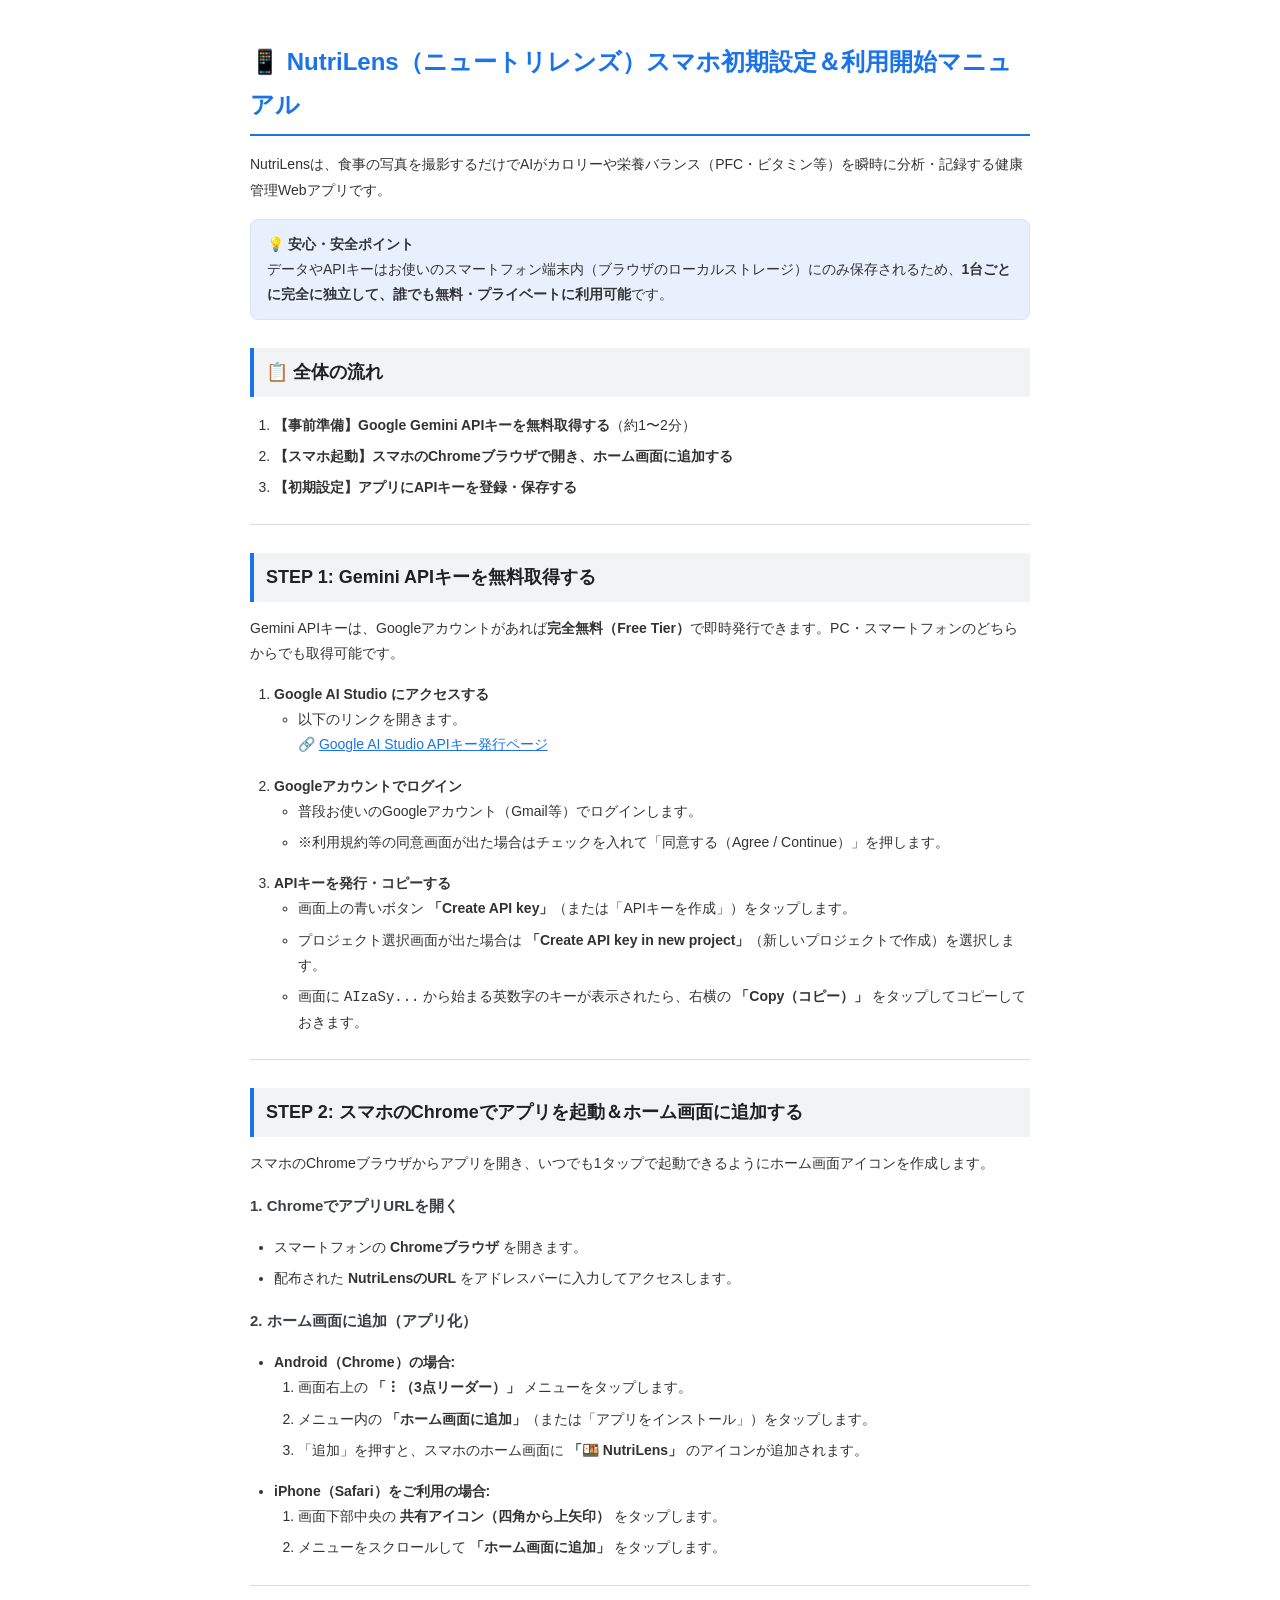
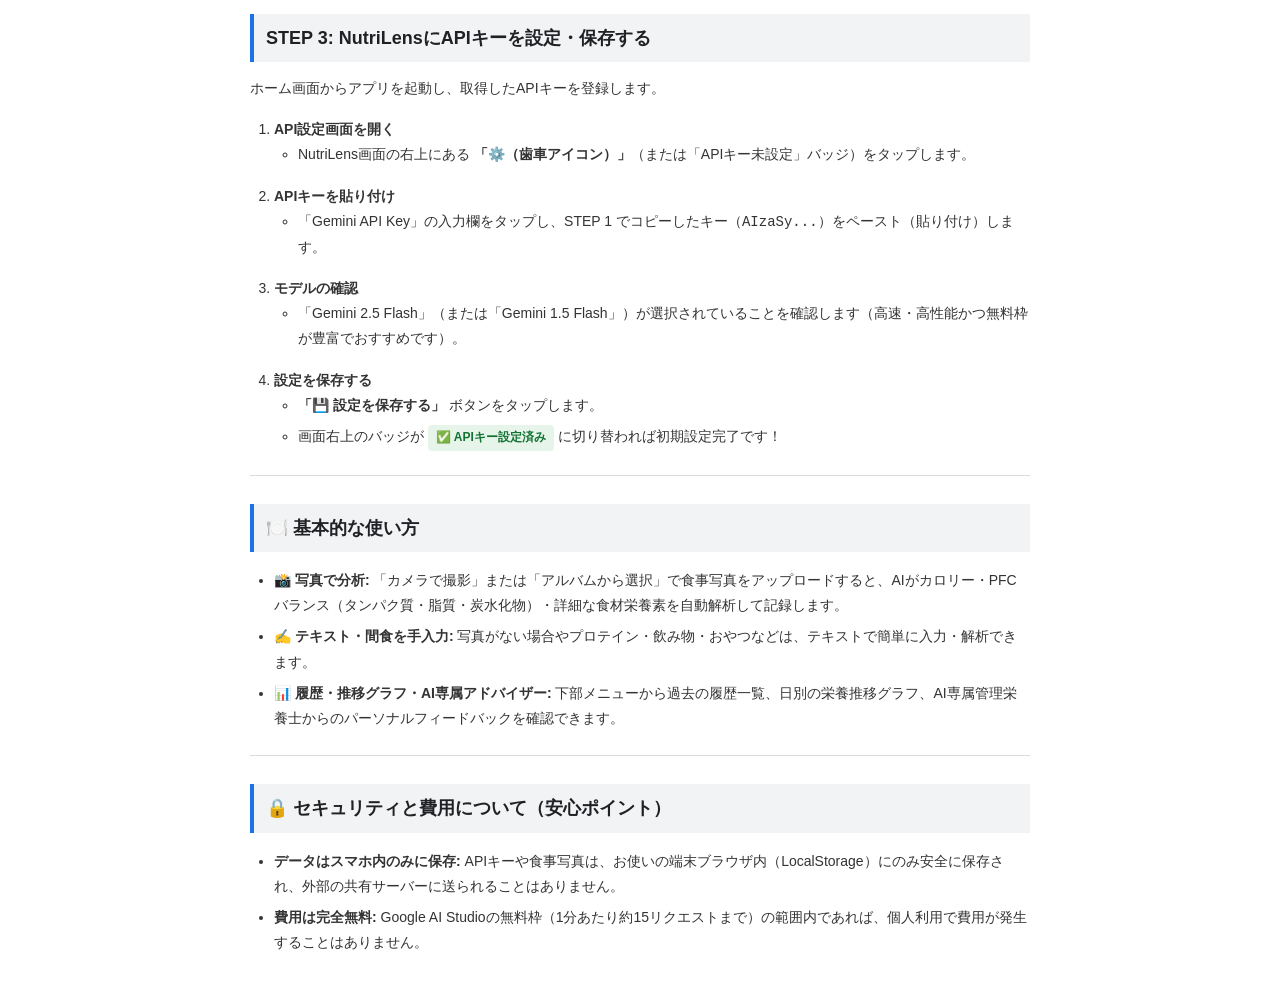
<file: MANUAL_MOBILE_SETUP.html>
<!DOCTYPE html>
<html lang="ja">
<head>
  <meta charset="UTF-8">
  <title>NutriLens スマホ初期設定マニュアル (Googleドキュメント用)</title>
  <style>
    body {
      font-family: 'Helvetica Neue', Arial, 'Hiragino Kaku Gothic ProN', 'Meiryo', sans-serif;
      line-height: 1.8;
      color: #333333;
      max-width: 780px;
      margin: 40px auto;
      padding: 0 20px;
    }
    h1 {
      font-size: 24px;
      color: #1a73e8;
      border-bottom: 2px solid #1a73e8;
      padding-bottom: 8px;
      margin-bottom: 16px;
    }
    h2 {
      font-size: 18px;
      color: #202124;
      background: #f1f3f4;
      padding: 8px 12px;
      border-left: 4px solid #1a73e8;
      margin-top: 28px;
      margin-bottom: 12px;
    }
    h3 {
      font-size: 15px;
      color: #3c4043;
      margin-top: 16px;
      margin-bottom: 8px;
    }
    p, li {
      font-size: 14px;
    }
    ul, ol {
      padding-left: 24px;
      margin-bottom: 16px;
    }
    li {
      margin-bottom: 6px;
    }
    .highlight-box {
      background: #e8f0fe;
      border: 1px solid #d2e3fc;
      border-radius: 8px;
      padding: 12px 16px;
      margin: 16px 0;
      font-size: 14px;
    }
    .badge {
      display: inline-block;
      background: #e6f4ea;
      color: #137333;
      padding: 2px 8px;
      border-radius: 4px;
      font-weight: bold;
      font-size: 12px;
    }
    a {
      color: #1a73e8;
      text-decoration: underline;
    }
    hr {
      border: none;
      border-top: 1px solid #dadce0;
      margin: 24px 0;
    }
  </style>
</head>
<body>

  <h1>📱 NutriLens（ニュートリレンズ）スマホ初期設定＆利用開始マニュアル</h1>

  <p>NutriLensは、食事の写真を撮影するだけでAIがカロリーや栄養バランス（PFC・ビタミン等）を瞬時に分析・記録する健康管理Webアプリです。</p>

  <div class="highlight-box">
    💡 <strong>安心・安全ポイント</strong><br>
    データやAPIキーはお使いのスマートフォン端末内（ブラウザのローカルストレージ）にのみ保存されるため、<strong>1台ごとに完全に独立して、誰でも無料・プライベートに利用可能</strong>です。
  </div>

  <h2>📋 全体の流れ</h2>
  <ol>
    <li><strong>【事前準備】Google Gemini APIキーを無料取得する</strong>（約1〜2分）</li>
    <li><strong>【スマホ起動】スマホのChromeブラウザで開き、ホーム画面に追加する</strong></li>
    <li><strong>【初期設定】アプリにAPIキーを登録・保存する</strong></li>
  </ol>

  <hr>

  <h2>STEP 1: Gemini APIキーを無料取得する</h2>
  <p>Gemini APIキーは、Googleアカウントがあれば<strong>完全無料（Free Tier）</strong>で即時発行できます。PC・スマートフォンのどちらからでも取得可能です。</p>

  <ol>
    <li><strong>Google AI Studio にアクセスする</strong>
      <ul>
        <li>以下のリンクを開きます。<br>
        🔗 <a href="https://aistudio.google.com/app/apikey" target="_blank">Google AI Studio APIキー発行ページ</a></li>
      </ul>
    </li>
    <li><strong>Googleアカウントでログイン</strong>
      <ul>
        <li>普段お使いのGoogleアカウント（Gmail等）でログインします。</li>
        <li>※利用規約等の同意画面が出た場合はチェックを入れて「同意する（Agree / Continue）」を押します。</li>
      </ul>
    </li>
    <li><strong>APIキーを発行・コピーする</strong>
      <ul>
        <li>画面上の青いボタン <strong>「Create API key」</strong>（または「APIキーを作成」）をタップします。</li>
        <li>プロジェクト選択画面が出た場合は <strong>「Create API key in new project」</strong>（新しいプロジェクトで作成）を選択します。</li>
        <li>画面に <code>AIzaSy...</code> から始まる英数字のキーが表示されたら、右横の <strong>「Copy（コピー）」</strong> をタップしてコピーしておきます。</li>
      </ul>
    </li>
  </ol>

  <hr>

  <h2>STEP 2: スマホのChromeでアプリを起動＆ホーム画面に追加する</h2>
  <p>スマホのChromeブラウザからアプリを開き、いつでも1タップで起動できるようにホーム画面アイコンを作成します。</p>

  <h3>1. ChromeでアプリURLを開く</h3>
  <ul>
    <li>スマートフォンの <strong>Chromeブラウザ</strong> を開きます。</li>
    <li>配布された <strong>NutriLensのURL</strong> をアドレスバーに入力してアクセスします。</li>
  </ul>

  <h3>2. ホーム画面に追加（アプリ化）</h3>
  <ul>
    <li><strong>Android（Chrome）の場合:</strong>
      <ol>
        <li>画面右上の <strong>「︙（3点リーダー）」</strong> メニューをタップします。</li>
        <li>メニュー内の <strong>「ホーム画面に追加」</strong>（または「アプリをインストール」）をタップします。</li>
        <li>「追加」を押すと、スマホのホーム画面に <strong>「🍱 NutriLens」</strong> のアイコンが追加されます。</li>
      </ol>
    </li>
    <li><strong>iPhone（Safari）をご利用の場合:</strong>
      <ol>
        <li>画面下部中央の <strong>共有アイコン（四角から上矢印）</strong> をタップします。</li>
        <li>メニューをスクロールして <strong>「ホーム画面に追加」</strong> をタップします。</li>
      </ol>
    </li>
  </ul>

  <hr>

  <h2>STEP 3: NutriLensにAPIキーを設定・保存する</h2>
  <p>ホーム画面からアプリを起動し、取得したAPIキーを登録します。</p>

  <ol>
    <li><strong>API設定画面を開く</strong>
      <ul>
        <li>NutriLens画面の右上にある <strong>「⚙️（歯車アイコン）」</strong>（または「APIキー未設定」バッジ）をタップします。</li>
      </ul>
    </li>
    <li><strong>APIキーを貼り付け</strong>
      <ul>
        <li>「Gemini API Key」の入力欄をタップし、STEP 1 でコピーしたキー（<code>AIzaSy...</code>）をペースト（貼り付け）します。</li>
      </ul>
    </li>
    <li><strong>モデルの確認</strong>
      <ul>
        <li>「Gemini 2.5 Flash」（または「Gemini 1.5 Flash」）が選択されていることを確認します（高速・高性能かつ無料枠が豊富でおすすめです）。</li>
      </ul>
    </li>
    <li><strong>設定を保存する</strong>
      <ul>
        <li><strong>「💾 設定を保存する」</strong> ボタンをタップします。</li>
        <li>画面右上のバッジが <span class="badge">✅ APIキー設定済み</span> に切り替われば初期設定完了です！</li>
      </ul>
    </li>
  </ol>

  <hr>

  <h2>🍽️ 基本的な使い方</h2>
  <ul>
    <li><strong>📸 写真で分析:</strong> 「カメラで撮影」または「アルバムから選択」で食事写真をアップロードすると、AIがカロリー・PFCバランス（タンパク質・脂質・炭水化物）・詳細な食材栄養素を自動解析して記録します。</li>
    <li><strong>✍️ テキスト・間食を手入力:</strong> 写真がない場合やプロテイン・飲み物・おやつなどは、テキストで簡単に入力・解析できます。</li>
    <li><strong>📊 履歴・推移グラフ・AI専属アドバイザー:</strong> 下部メニューから過去の履歴一覧、日別の栄養推移グラフ、AI専属管理栄養士からのパーソナルフィードバックを確認できます。</li>
  </ul>

  <hr>

  <h2>🔒 セキュリティと費用について（安心ポイント）</h2>
  <ul>
    <li><strong>データはスマホ内のみに保存:</strong> APIキーや食事写真は、お使いの端末ブラウザ内（LocalStorage）にのみ安全に保存され、外部の共有サーバーに送られることはありません。</li>
    <li><strong>費用は完全無料:</strong> Google AI Studioの無料枠（1分あたり約15リクエストまで）の範囲内であれば、個人利用で費用が発生することはありません。</li>
  </ul>

</body>
</html>
</file>
